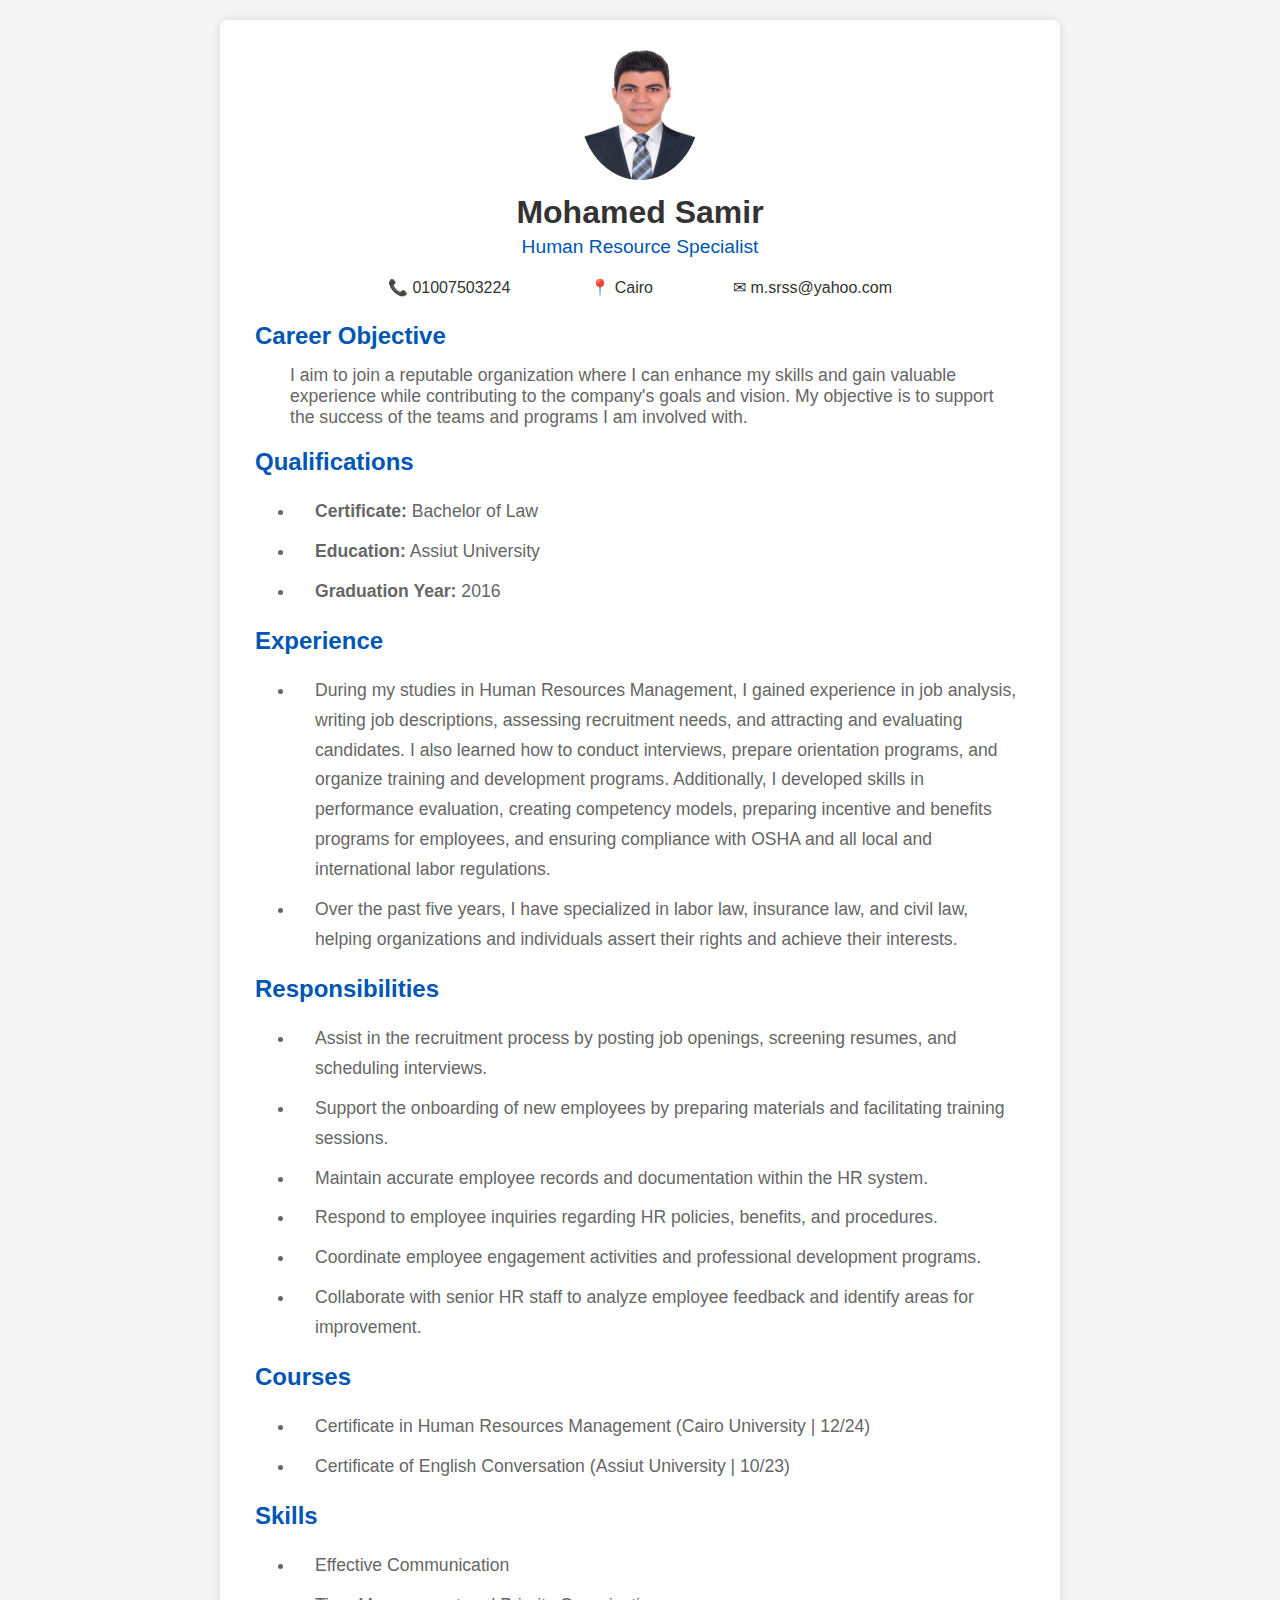
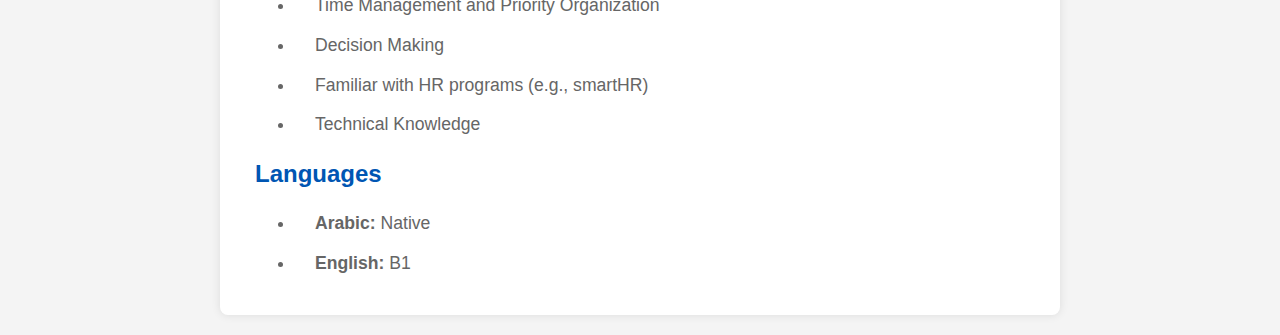
<file: index.html>
<!DOCTYPE html>
<html lang="en">
<head>
    <link rel="stylesheet" href="style.css"> <!-- Link to CSS file here -->
    <meta charset="UTF-8">
    <meta name="viewport" content="width=device-width, initial-scale=1.0">
    <title>Mohamed Samir - Resume</title>
</head>
<body>
    <div class="container">
        <div class="header">
            <img src="cv_image.jpg" alt="Mohamed Samir CV Image" class="cv-image">
            <h1>Mohamed Samir</h1>
            <div class="title">Human Resource Specialist</div>
            <div class="contact-info">
                <span class="phone">📞 01007503224</span>
                <span class="location">📍 Cairo</span>
                <span class="email">✉ m.srss@yahoo.com</span>
            </div>
        </div>

        <h2>Career Objective</h2>
        <p>I aim to join a reputable organization where I can enhance my skills and gain valuable experience while contributing to the company's goals and vision. My objective is to support the success of the teams and programs I am involved with.</p>

        <h2>Qualifications</h2>
        <ul>
            <li><strong>Certificate:</strong> Bachelor of Law</li>
            <li><strong>Education:</strong> Assiut University</li>
            <li><strong>Graduation Year:</strong> 2016</li>
        </ul>

        <h2>Experience</h2>
        <ul>
            <li>During my studies in Human Resources Management, I gained experience in job analysis, writing job descriptions, assessing recruitment needs, and attracting and evaluating candidates. I also learned how to conduct interviews, prepare orientation programs, and organize training and development programs. Additionally, I developed skills in performance evaluation, creating competency models, preparing incentive and benefits programs for employees, and ensuring compliance with OSHA and all local and international labor regulations.</li>
            <li>Over the past five years, I have specialized in labor law, insurance law, and civil law, helping organizations and individuals assert their rights and achieve their interests.</li>
        </ul>

        <h2>Responsibilities</h2>
        <ul>
            <li>Assist in the recruitment process by posting job openings, screening resumes, and scheduling interviews.</li>
            <li>Support the onboarding of new employees by preparing materials and facilitating training sessions.</li>
            <li>Maintain accurate employee records and documentation within the HR system.</li>
            <li>Respond to employee inquiries regarding HR policies, benefits, and procedures.</li>
            <li>Coordinate employee engagement activities and professional development programs.</li>
            <li>Collaborate with senior HR staff to analyze employee feedback and identify areas for improvement.</li>
        </ul>

        <h2>Courses</h2>
        <ul>
            <li>Certificate in Human Resources Management (Cairo University | 12/24)</li>
            <li>Certificate of English Conversation (Assiut University | 10/23)</li>
        </ul>

        <h2>Skills</h2>
        <ul>
            <li>Effective Communication</li>
            <li>Time Management and Priority Organization</li>
            <li>Decision Making</li>
            <li>Familiar with HR programs (e.g., smartHR)</li>
            <li>Technical Knowledge</li>
        </ul>

        <h2>Languages</h2>
        <ul>
            <li><strong>Arabic:</strong> Native</li>
            <li><strong>English:</strong> B1</li>
        </ul>
    </div>
</body>
</html>
</file>
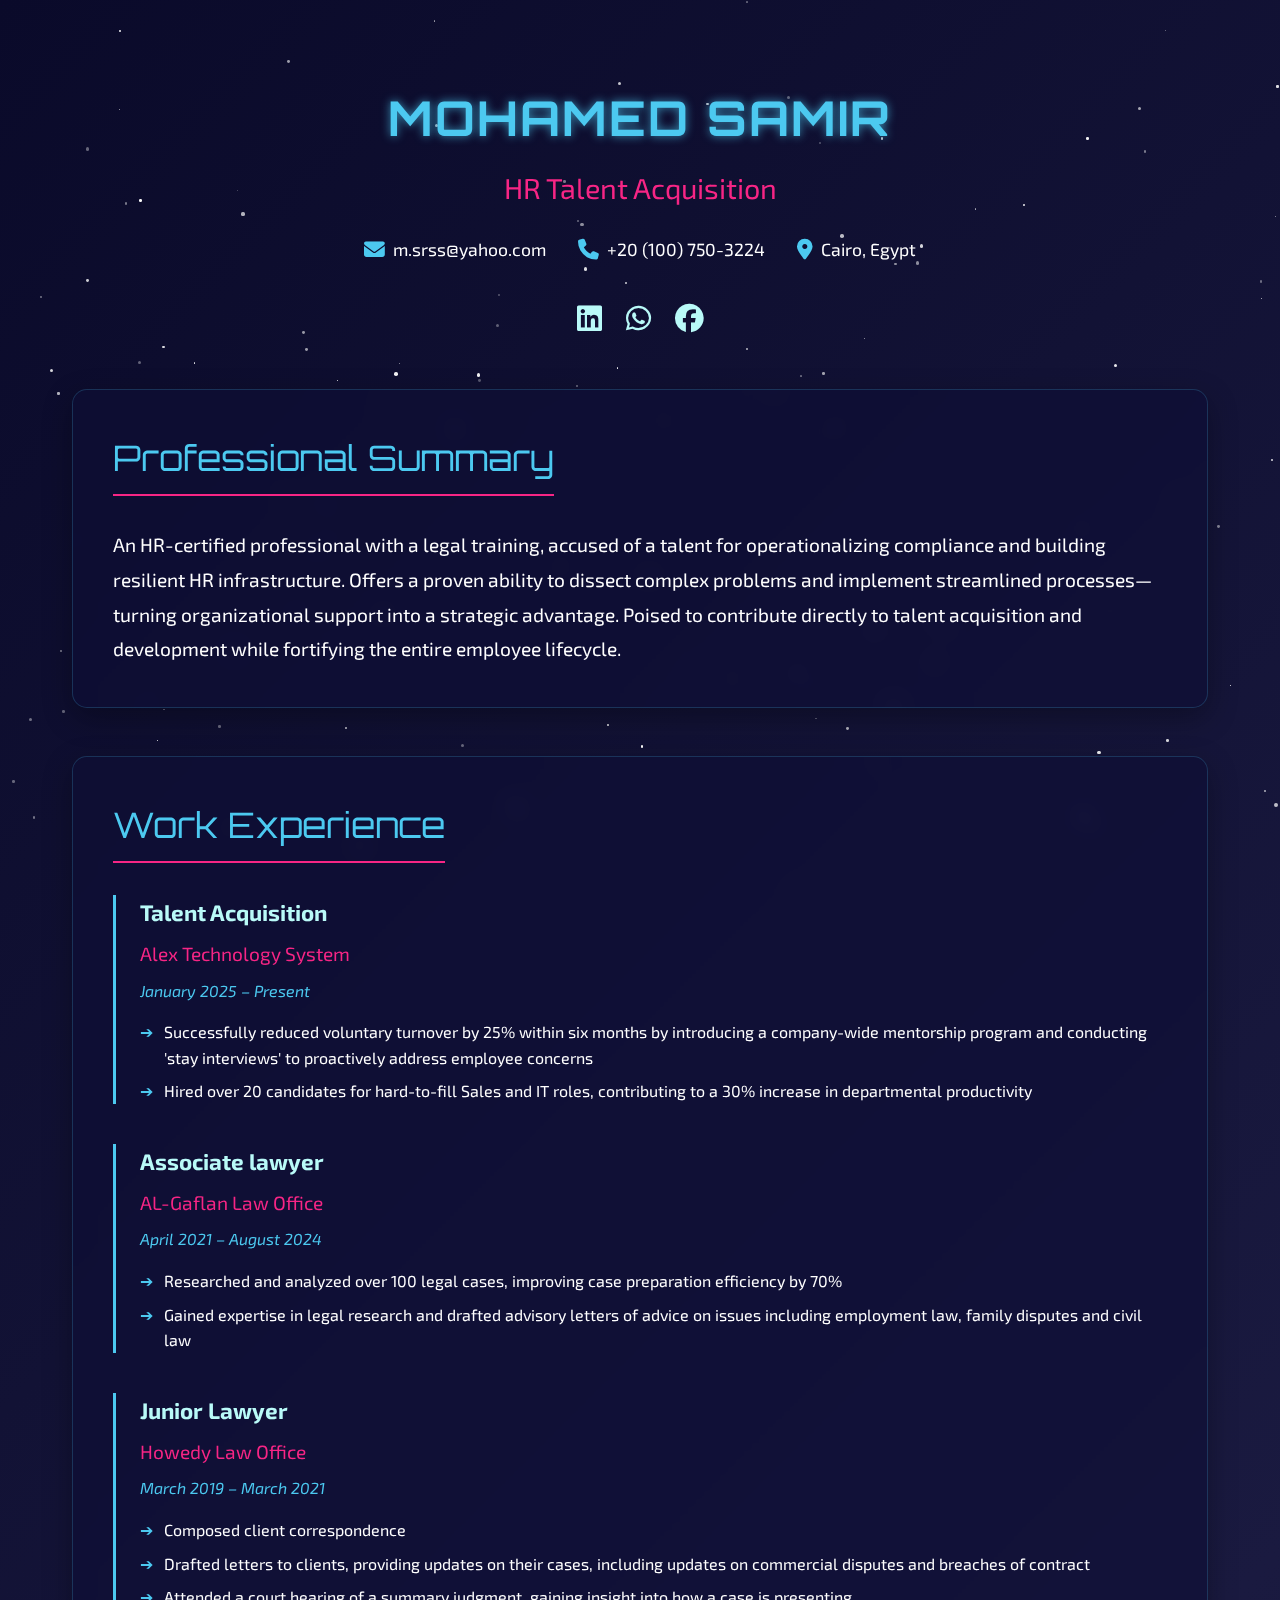
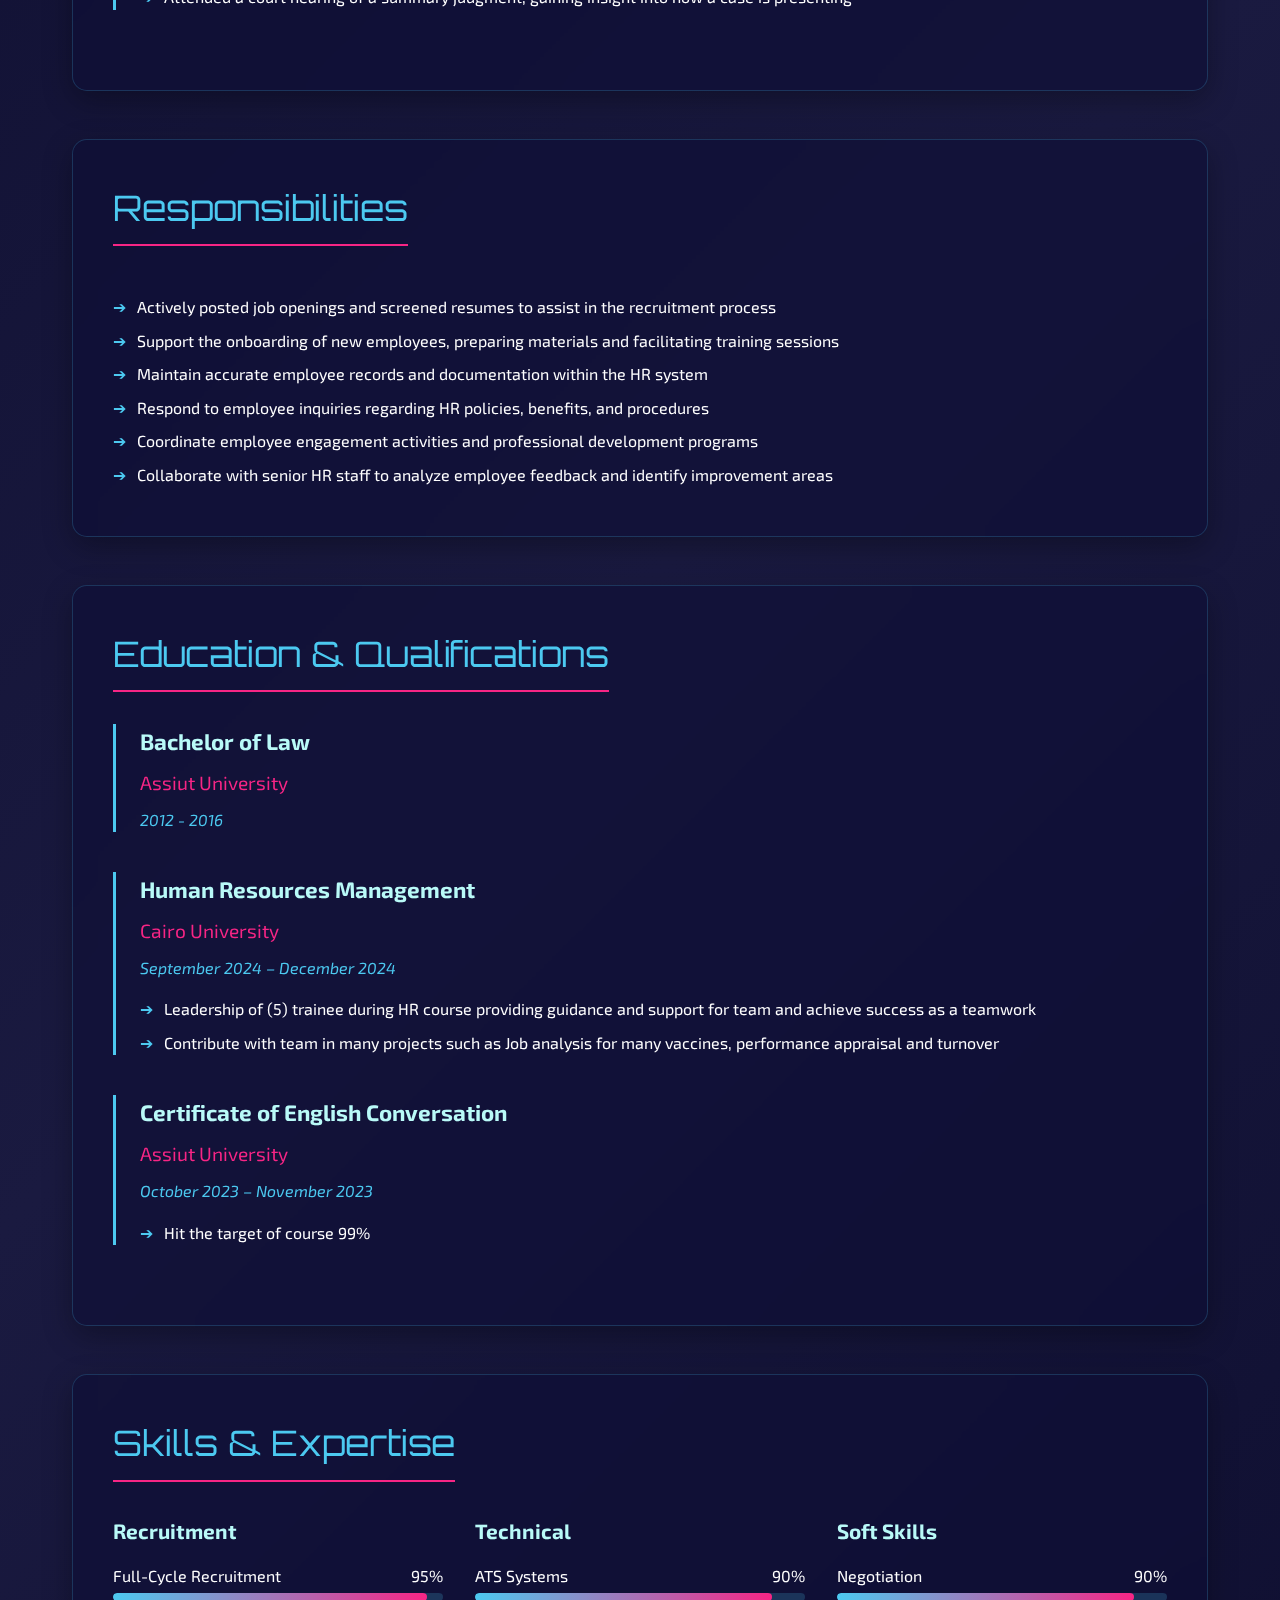
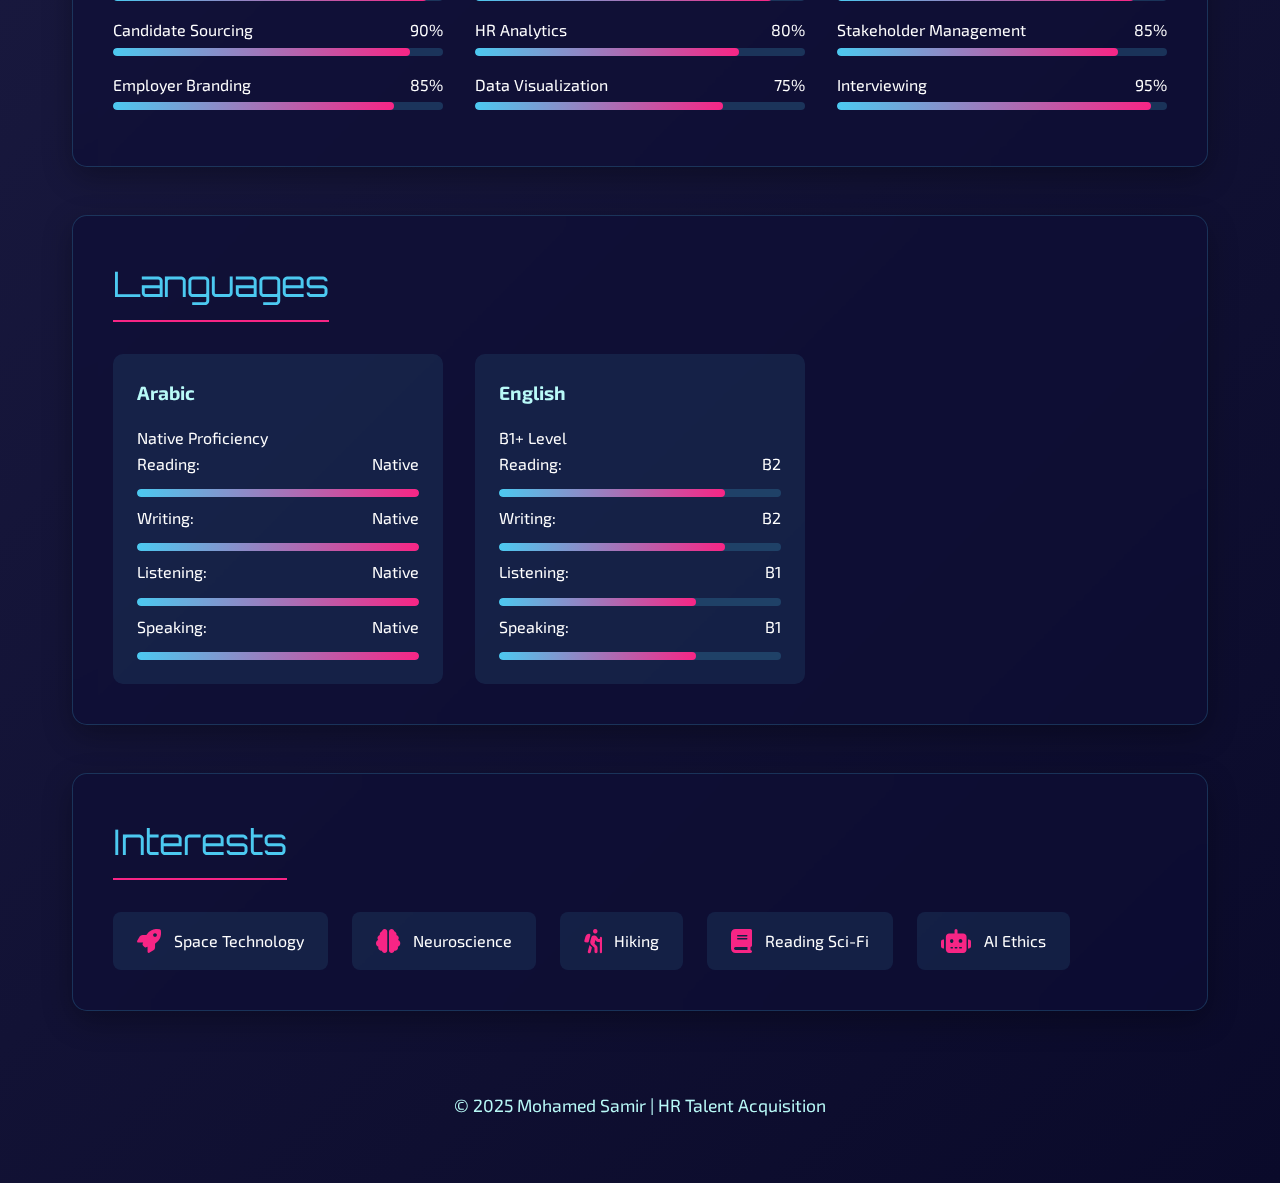
<file: cv.html>
<!DOCTYPE html>
<html lang="en">
<head>
    <meta charset="UTF-8">
    <meta name="viewport" content="width=device-width, initial-scale=1.0">
    <title>Mohamed Samir - HR Talent Acquisition</title>
    <link rel="stylesheet" href="https://cdnjs.cloudflare.com/ajax/libs/font-awesome/6.4.0/css/all.min.css">
    <link href="https://fonts.googleapis.com/css2?family=Exo+2:wght@300;400;600;700&family=Orbitron:wght@400;700&display=swap" rel="stylesheet">
    <style>
        * {
            margin: 0;
            padding: 0;
            box-sizing: border-box;
        }
        
        body {
            font-family: 'Exo 2', sans-serif;
            color: #ffffff;
            background: linear-gradient(135deg, #0a0a2a, #1a1a40, #0a0a2a);
            min-height: 100vh;
            overflow-x: hidden;
            line-height: 1.6;
        }
        
        #stars-container {
            position: fixed;
            top: 0;
            left: 0;
            width: 100%;
            height: 100%;
            z-index: -1;
            overflow: hidden;
        }
        
        .star {
            position: absolute;
            background-color: #ffffff;
            border-radius: 50%;
            transition: transform 0.3s ease-out;
        }
        
        .container {
            max-width: 1200px;
            margin: 0 auto;
            padding: 2rem;
        }
        
        header {
            text-align: center;
            padding: 3rem 1rem;
            position: relative;
            overflow: hidden;
        }
        
        h1 {
            font-family: 'Orbitron', sans-serif;
            font-size: 3rem;
            margin-bottom: 0.5rem;
            color: #4cc9f0;
            text-shadow: 0 0 10px rgba(76, 201, 240, 0.7);
            letter-spacing: 2px;
        }
        
        h2 {
            font-size: 1.8rem;
            color: #f72585;
            margin-bottom: 1.5rem;
            font-weight: 400;
        }
        
        .tagline {
            font-size: 1.2rem;
            max-width: 700px;
            margin: 0 auto 2rem;
            color: #b9faf8;
        }
        
        .contact-info {
            display: flex;
            justify-content: center;
            flex-wrap: wrap;
            gap: 2rem;
            margin-bottom: 2rem;
        }
        
        .contact-item {
            display: flex;
            align-items: center;
            gap: 0.5rem;
            font-size: 1.1rem;
        }
        
        .contact-item i {
            color: #4cc9f0;
            font-size: 1.3rem;
        }
        
        .social-links {
            display: flex;
            justify-content: center;
            gap: 1.5rem;
            margin-top: 1rem;
        }
        
        .social-links a {
            color: #b9faf8;
            font-size: 1.8rem;
            transition: color 0.3s ease, transform 0.3s ease;
        }
        
        .social-links a:hover {
            color: #4cc9f0;
            transform: translateY(-3px);
        }
        
        .section {
            background: rgba(13, 13, 53, 0.6);
            backdrop-filter: blur(10px);
            border-radius: 15px;
            padding: 2.5rem;
            margin-bottom: 3rem;
            box-shadow: 0 10px 30px rgba(0, 0, 0, 0.3);
            border: 1px solid rgba(76, 201, 240, 0.2);
            transition: transform 0.3s ease, box-shadow 0.3s ease;
        }
        
        .section:hover {
            transform: translateY(-5px);
            box-shadow: 0 15px 35px rgba(0, 0, 0, 0.4);
        }
        
        .section-title {
            font-family: 'Orbitron', sans-serif;
            color: #4cc9f0;
            font-size: 2.2rem;
            margin-bottom: 2rem;
            padding-bottom: 0.5rem;
            border-bottom: 2px solid #f72585;
            display: inline-block;
        }
        
        .summary-text {
            font-size: 1.2rem;
            line-height: 1.8;
        }
        
        .experience-item, .education-item {
            margin-bottom: 2.5rem;
            padding-left: 1.5rem;
            border-left: 3px solid #4cc9f0;
        }
        
        .experience-title, .education-title {
            font-size: 1.4rem;
            color: #b9faf8;
            margin-bottom: 0.5rem;
        }
        
        .company, .institution {
            color: #f72585;
            font-size: 1.2rem;
            margin-bottom: 0.5rem;
        }
        
        .date {
            color: #4cc9f0;
            font-style: italic;
            margin-bottom: 0.8rem;
        }
        
        .achievements {
            margin-top: 1rem;
        }
        
        .achievements li {
            margin-bottom: 0.5rem;
            list-style-type: none;
            position: relative;
            padding-left: 1.5rem;
        }
        
        .achievements li:before {
            content: "➔";
            color: #4cc9f0;
            position: absolute;
            left: 0;
        }
        
        .skills-grid {
            display: grid;
            grid-template-columns: repeat(auto-fill, minmax(300px, 1fr));
            gap: 2rem;
        }
        
        .skill-category h3 {
            color: #b9faf8;
            margin-bottom: 1rem;
            font-size: 1.3rem;
        }
        
        .skill-item {
            margin-bottom: 1rem;
        }
        
        .skill-name {
            display: flex;
            justify-content: space-between;
            margin-bottom: 0.3rem;
        }
        
        .skill-bar {
            height: 8px;
            background: rgba(76, 201, 240, 0.2);
            border-radius: 4px;
            overflow: hidden;
        }
        
        .skill-progress {
            height: 100%;
            background: linear-gradient(90deg, #4cc9f0, #f72585);
            border-radius: 4px;
            transition: width 1.5s ease;
        }
        
        .language-container {
            display: grid;
            grid-template-columns: repeat(auto-fill, minmax(250px, 1fr));
            gap: 2rem;
        }
        
        .language-item {
            background: rgba(76, 201, 240, 0.1);
            padding: 1.5rem;
            border-radius: 10px;
        }
        
        .language-name {
            font-size: 1.2rem;
            color: #b9faf8;
            margin-bottom: 1rem;
        }
        
        .language-skills {
            display: flex;
            flex-direction: column;
            gap: 0.5rem;
        }
        
        .language-skill {
            display: flex;
            justify-content: space-between;
        }
        
        .language-progress {
            height: 8px;
            background: rgba(76, 201, 240, 0.2);
            border-radius: 4px;
            overflow: hidden;
            margin-top: 0.3rem;
        }
        
        .language-progress-bar {
            height: 100%;
            background: linear-gradient(90deg, #4cc9f0, #f72585);
            border-radius: 4px;
        }
        
        .interests {
            display: flex;
            flex-wrap: wrap;
            gap: 1.5rem;
        }
        
        .interest-item {
            background: rgba(76, 201, 240, 0.1);
            padding: 1rem 1.5rem;
            border-radius: 8px;
            display: flex;
            align-items: center;
            gap: 0.8rem;
            transition: transform 0.3s ease, background 0.3s ease;
        }
        
        .interest-item:hover {
            transform: translateY(-3px);
            background: rgba(76, 201, 240, 0.2);
        }
        
        .interest-item i {
            color: #f72585;
            font-size: 1.5rem;
        }
        
        footer {
            text-align: center;
            padding: 2rem;
            color: #b9faf8;
            font-size: 1.1rem;
        }
        
        @media (max-width: 768px) {
            h1 {
                font-size: 2.2rem;
            }
            
            .section {
                padding: 1.5rem;
            }
            
            .skills-grid, .language-container {
                grid-template-columns: 1fr;
            }
            
            .contact-info {
                flex-direction: column;
                gap: 1rem;
                align-items: center;
            }
            
            .interests {
                justify-content: center;
            }
        }
    </style>
</head>
<body>
    <div id="stars-container"></div>
    
    <div class="container">
        <header>
            <h1>MOHAMED SAMIR</h1>
            <h2>HR Talent Acquisition</h2>
            
            <div class="contact-info">
                <div class="contact-item">
                    <i class="fas fa-envelope"></i>
                    <span>m.srss@yahoo.com</span>
                </div>
                <div class="contact-item">
                    <i class="fas fa-phone"></i>
                    <span>+20 (100) 750-3224</span>
                </div>
                <div class="contact-item">
                    <i class="fas fa-map-marker-alt"></i>
                    <span>Cairo, Egypt</span>
                </div>
            </div>
            
            <div class="social-links">
                <a href="#"><i class="fab fa-linkedin"></i></a>
                <a href="https://wa.me/201007503224"><i class="fab fa-whatsapp"></i></a>
                <a href="#"><i class="fab fa-facebook"></i></a>
            </div>
        </header>
        
        <section class="section">
            <h2 class="section-title">Professional Summary</h2>
            <p class="summary-text">An HR-certified professional with a legal training, accused of a talent for operationalizing compliance and building resilient HR infrastructure. Offers a proven ability to dissect complex problems and implement streamlined processes—turning organizational support into a strategic advantage. Poised to contribute directly to talent acquisition and development while fortifying the entire employee lifecycle.</p>
        </section>
        
        <section class="section">
            <h2 class="section-title">Work Experience</h2>
            
            <div class="experience-item">
                <h3 class="experience-title">Talent Acquisition</h3>
                <p class="company">Alex Technology System</p>
                <p class="date">January 2025 – Present</p>
                <ul class="achievements">
                    <li>Successfully reduced voluntary turnover by 25% within six months by introducing a company-wide mentorship program and conducting 'stay interviews' to proactively address employee concerns</li>
                    <li>Hired over 20 candidates for hard-to-fill Sales and IT roles, contributing to a 30% increase in departmental productivity</li>
                </ul>
            </div>
            
            <div class="experience-item">
                <h3 class="experience-title">Associate lawyer</h3>
                <p class="company">AL-Gaflan Law Office</p>
                <p class="date">April 2021 – August 2024</p>
                <ul class="achievements">
                    <li>Researched and analyzed over 100 legal cases, improving case preparation efficiency by 70%</li>
                    <li>Gained expertise in legal research and drafted advisory letters of advice on issues including employment law, family disputes and civil law</li>
                </ul>
            </div>
            
            <div class="experience-item">
                <h3 class="experience-title">Junior Lawyer</h3>
                <p class="company">Howedy Law Office</p>
                <p class="date">March 2019 – March 2021</p>
                <ul class="achievements">
                    <li>Composed client correspondence</li>
                    <li>Drafted letters to clients, providing updates on their cases, including updates on commercial disputes and breaches of contract</li>
                    <li>Attended a court hearing of a summary judgment, gaining insight into how a case is presenting</li>
                </ul>
            </div>
        </section>
        
        <section class="section">
            <h2 class="section-title">Responsibilities</h2>
            <ul class="achievements">
                <li>Actively posted job openings and screened resumes to assist in the recruitment process</li>
                <li>Support the onboarding of new employees, preparing materials and facilitating training sessions</li>
                <li>Maintain accurate employee records and documentation within the HR system</li>
                <li>Respond to employee inquiries regarding HR policies, benefits, and procedures</li>
                <li>Coordinate employee engagement activities and professional development programs</li>
                <li>Collaborate with senior HR staff to analyze employee feedback and identify improvement areas</li>
            </ul>
        </section>
        
        <section class="section">
            <h2 class="section-title">Education & Qualifications</h2>
            
            <div class="education-item">
                <h3 class="education-title">Bachelor of Law</h3>
                <p class="institution">Assiut University</p>
                <p class="date">2012 - 2016</p>
            </div>
            
            <div class="education-item">
                <h3 class="education-title">Human Resources Management</h3>
                <p class="institution">Cairo University</p>
                <p class="date">September 2024 – December 2024</p>
                <ul class="achievements">
                    <li>Leadership of (5) trainee during HR course providing guidance and support for team and achieve success as a teamwork</li>
                    <li>Contribute with team in many projects such as Job analysis for many vaccines, performance appraisal and turnover</li>
                </ul>
            </div>
            
            <div class="education-item">
                <h3 class="education-title">Certificate of English Conversation</h3>
                <p class="institution">Assiut University</p>
                <p class="date">October 2023 – November 2023</p>
                <ul class="achievements">
                    <li>Hit the target of course 99%</li>
                </ul>
            </div>
        </section>
        
        <section class="section">
            <h2 class="section-title">Skills & Expertise</h2>
            
            <div class="skills-grid">
                <div class="skill-category">
                    <h3>Recruitment</h3>
                    <div class="skill-item">
                        <div class="skill-name">
                            <span>Full-Cycle Recruitment</span>
                            <span>95%</span>
                        </div>
                        <div class="skill-bar">
                            <div class="skill-progress" style="width: 95%"></div>
                        </div>
                    </div>
                    
                    <div class="skill-item">
                        <div class="skill-name">
                            <span>Candidate Sourcing</span>
                            <span>90%</span>
                        </div>
                        <div class="skill-bar">
                            <div class="skill-progress" style="width: 90%"></div>
                        </div>
                    </div>
                    
                    <div class="skill-item">
                        <div class="skill-name">
                            <span>Employer Branding</span>
                            <span>85%</span>
                        </div>
                        <div class="skill-bar">
                            <div class="skill-progress" style="width: 85%"></div>
                        </div>
                    </div>
                </div>
                
                <div class="skill-category">
                    <h3>Technical</h3>
                    <div class="skill-item">
                        <div class="skill-name">
                            <span>ATS Systems</span>
                            <span>90%</span>
                        </div>
                        <div class="skill-bar">
                            <div class="skill-progress" style="width: 90%"></div>
                        </div>
                    </div>
                    
                    <div class="skill-item">
                        <div class="skill-name">
                            <span>HR Analytics</span>
                            <span>80%</span>
                        </div>
                        <div class="skill-bar">
                            <div class="skill-progress" style="width: 80%"></div>
                        </div>
                    </div>
                    
                    <div class="skill-item">
                        <div class="skill-name">
                            <span>Data Visualization</span>
                            <span>75%</span>
                        </div>
                        <div class="skill-bar">
                            <div class="skill-progress" style="width: 75%"></div>
                        </div>
                    </div>
                </div>
                
                <div class="skill-category">
                    <h3>Soft Skills</h3>
                    <div class="skill-item">
                        <div class="skill-name">
                            <span>Negotiation</span>
                            <span>90%</span>
                        </div>
                        <div class="skill-bar">
                            <div class="skill-progress" style="width: 90%"></div>
                        </div>
                    </div>
                    
                    <div class="skill-item">
                        <div class="skill-name">
                            <span>Stakeholder Management</span>
                            <span>85%</span>
                        </div>
                        <div class="skill-bar">
                            <div class="skill-progress" style="width: 85%"></div>
                        </div>
                    </div>
                    
                    <div class="skill-item">
                        <div class="skill-name">
                            <span>Interviewing</span>
                            <span>95%</span>
                        </div>
                        <div class="skill-bar">
                            <div class="skill-progress" style="width: 95%"></div>
                        </div>
                    </div>
                </div>
            </div>
        </section>
        
        <section class="section">
            <h2 class="section-title">Languages</h2>
            
            <div class="language-container">
                <div class="language-item">
                    <h3 class="language-name">Arabic</h3>
                    <p>Native Proficiency</p>
                    <div class="language-skills">
                        <div class="language-skill">
                            <span>Reading:</span>
                            <span>Native</span>
                        </div>
                        <div class="language-progress">
                            <div class="language-progress-bar" style="width: 100%"></div>
                        </div>
                        
                        <div class="language-skill">
                            <span>Writing:</span>
                            <span>Native</span>
                        </div>
                        <div class="language-progress">
                            <div class="language-progress-bar" style="width: 100%"></div>
                        </div>
                        
                        <div class="language-skill">
                            <span>Listening:</span>
                            <span>Native</span>
                        </div>
                        <div class="language-progress">
                            <div class="language-progress-bar" style="width: 100%"></div>
                        </div>
                        
                        <div class="language-skill">
                            <span>Speaking:</span>
                            <span>Native</span>
                        </div>
                        <div class="language-progress">
                            <div class="language-progress-bar" style="width: 100%"></div>
                        </div>
                    </div>
                </div>
                
                <div class="language-item">
                    <h3 class="language-name">English</h3>
                    <p>B1+ Level</p>
                    <div class="language-skills">
                        <div class="language-skill">
                            <span>Reading:</span>
                            <span>B2</span>
                        </div>
                        <div class="language-progress">
                            <div class="language-progress-bar" style="width: 80%"></div>
                        </div>
                        
                        <div class="language-skill">
                            <span>Writing:</span>
                            <span>B2</span>
                        </div>
                        <div class="language-progress">
                            <div class="language-progress-bar" style="width: 80%"></div>
                        </div>
                        
                        <div class="language-skill">
                            <span>Listening:</span>
                            <span>B1</span>
                        </div>
                        <div class="language-progress">
                            <div class="language-progress-bar" style="width: 70%"></div>
                        </div>
                        
                        <div class="language-skill">
                            <span>Speaking:</span>
                            <span>B1</span>
                        </div>
                        <div class="language-progress">
                            <div class="language-progress-bar" style="width: 70%"></div>
                        </div>
                    </div>
                </div>
            </div>
        </section>
        
        <section class="section">
            <h2 class="section-title">Interests</h2>
            <div class="interests">
                <div class="interest-item">
                    <i class="fas fa-rocket"></i>
                    <span>Space Technology</span>
                </div>
                <div class="interest-item">
                    <i class="fas fa-brain"></i>
                    <span>Neuroscience</span>
                </div>
                <div class="interest-item">
                    <i class="fas fa-hiking"></i>
                    <span>Hiking</span>
                </div>
                <div class="interest-item">
                    <i class="fas fa-book"></i>
                    <span>Reading Sci-Fi</span>
                </div>
                <div class="interest-item">
                    <i class="fas fa-robot"></i>
                    <span>AI Ethics</span>
                </div>
            </div>
        </section>
        
        <footer>
            <p>© 2025 Mohamed Samir | HR Talent Acquisition</p>
        </footer>
    </div>

    <script>
        document.addEventListener('DOMContentLoaded', function() {
            const starsContainer = document.getElementById('stars-container');
            const stars = [];
            const starCount = 150;
            
            // Create stars
            for (let i = 0; i < starCount; i++) {
                const star = document.createElement('div');
                star.classList.add('star');
                
                // Randomize star properties
                const size = Math.random() * 3 + 1;
                const opacity = Math.random() * 0.7 + 0.3;
                
                star.style.width = `${size}px`;
                star.style.height = `${size}px`;
                star.style.opacity = opacity;
                
                // Position stars randomly
                star.style.left = `${Math.random() * 100}%`;
                star.style.top = `${Math.random() * 100}%`;
                
                starsContainer.appendChild(star);
                stars.push(star);
            }
            
            // Mouse move effect
            document.addEventListener('mousemove', function(e) {
                const mouseX = e.clientX;
                const mouseY = e.clientY;
                
                stars.forEach(star => {
                    const starX = parseInt(star.style.left);
                    const starY = parseInt(star.style.top);
                    
                    const distX = mouseX - window.innerWidth * starX / 100;
                    const distY = mouseY - window.innerHeight * starY / 100;
                    
                    const distance = Math.sqrt(distX * distX + distY * distY);
                    
                    if (distance < 200) {
                        const moveX = (distX / distance) * -5;
                        const moveY = (distY / distance) * -5;
                        
                        star.style.transform = `translate(${moveX}px, ${moveY}px)`;
                    } else {
                        star.style.transform = 'translate(0, 0)';
                    }
                });
            });
            
            // Animate skill bars on scroll
            function animateSkillBars() {
                const skillBars = document.querySelectorAll('.skill-progress');
                const languageBars = document.querySelectorAll('.language-progress-bar');
                
                skillBars.forEach(bar => {
                    const width = bar.style.width;
                    bar.style.width = '0';
                    
                    setTimeout(() => {
                        bar.style.width = width;
                    }, 300);
                });
                
                languageBars.forEach(bar => {
                    const width = bar.style.width;
                    bar.style.width = '0';
                    
                    setTimeout(() => {
                        bar.style.width = width;
                    }, 600);
                });
            }
            
            // Intersection Observer to trigger animation when skills section is in view
            const observer = new IntersectionObserver((entries) => {
                entries.forEach(entry => {
                    if (entry.isIntersecting) {
                        animateSkillBars();
                        observer.unobserve(entry.target);
                    }
                });
            }, { threshold: 0.5 });
            
            const skillsSection = document.querySelector('.skills-grid');
            if (skillsSection) {
                observer.observe(skillsSection);
            }
            
            // Also observe language section
            const languageSection = document.querySelector('.language-container');
            if (languageSection) {
                observer.observe(languageSection);
            }
        });
    </script>
</body>
</html>
</file>
<file: style.css>
body { 
    font-family: Arial, sans-serif; 
    background-color: #f4f4f4; 
    color: #333; 
    margin: 0; 
    padding: 20px; 
}

.container { 
    max-width: 800px; 
    margin: auto; 
    background: white; 
    padding: 20px; 
    border-radius: 8px; 
    box-shadow: 0 0 10px rgba(0,0,0,0.1); 
}

.header { 
    text-align: center; 
    margin-bottom: 20px; 
}

.cv-image { 
    width: 120px; 
    height: 140px; 
    border-radius: 50%; 
    margin-bottom: 10px; 
}

h1 { 
    margin: 0; 
    font-size: 2em; 
}

.title { 
    font-size: 1.2em; 
    color: #0056b3; 
    margin: 5px 0; 
}

.contact-info { 
   display: flex; 
   justify-content: center; 
   font-size: 1em; 
   color: #339af0; 
   margin-top: 20px; 
}
.contact-info span {
   margin: 0 40px;  
        }
.phone {
            color: #333; /* لون الرمز الخاص بالهاتف */
			margin-top: 10px; 
            margin-bottom: 20px; 
            margin-right: 30px; 
            margin-left: 30px; 
            #border-bottom: 2px solid #ddd; 
            padding-bottom: 5px; 
		}
.location {	
		    color: #333; /* لون الرمز الخاص بالهاتف */
			margin-top: 10px; 
            margin-bottom: 20px; 
            margin-right: 30px; 
            margin-left: 30px; 
            #border-bottom: 2px solid #ddd; 
            padding-bottom: 5px; 
        }
.email {
            color: #333; /* لون الرمز الخاص بالبريد الإلكتروني */
			margin-top: 10px; 
            margin-bottom: 20px; 
            margin-right: 30px; 
            margin-left: 30px; 
            #border-bottom: 2px solid #ddd; 
            padding-bottom: 5px; 
        }
h2 {
            font-size: 1.5em; 
            color: #0056b3; 
            margin-top: 20px; 
            margin-bottom: 10px; 
            margin-right: 15px; 
            margin-left: 15px; 
            #border-bottom: 2px solid #ddd; 
            padding-bottom: 5px; 
        }
p {
            font-size: 1.1em; /* حجم الخط */
            color: #666; /* لون النص */
            margin-top: 10px; /* المسافة العليا */
            margin-bottom: 10px; /* المسافة السفلية */
            margin-right: 30px; /* المسافة لليمين */
            margin-left: 30px; /* المسافة لليسار *//
            line-height: 1.7; /* تباعد الأسطر */
	    list-style-type: disc; /* شكل النقطة في القوائم */
            padding-left: 20px; /* المسافة عن الحدود اليسرى */ 
	    #font-weight: bold; /* لجعل النص عريض */
        }
li {
            font-size: 1.1em; /* حجم الخط */
            color: #666; /* لون النص */
            margin-top: 10px; /* المسافة العليا */
            margin-bottom: 10px; /* المسافة السفلية */
            margin-right: 20px; /* المسافة لليمين */
            margin-left: 15px; /* المسافة لليسار */
            line-height: 1.7; /* تباعد الأسطر */
			#font-weight: bold; /* لجعل النص عريض */
            list-style-type: disc; /* شكل النقطة في القوائم */
            padding-left: 20px; /* المسافة عن الحدود اليسرى */ 
}
</file>
